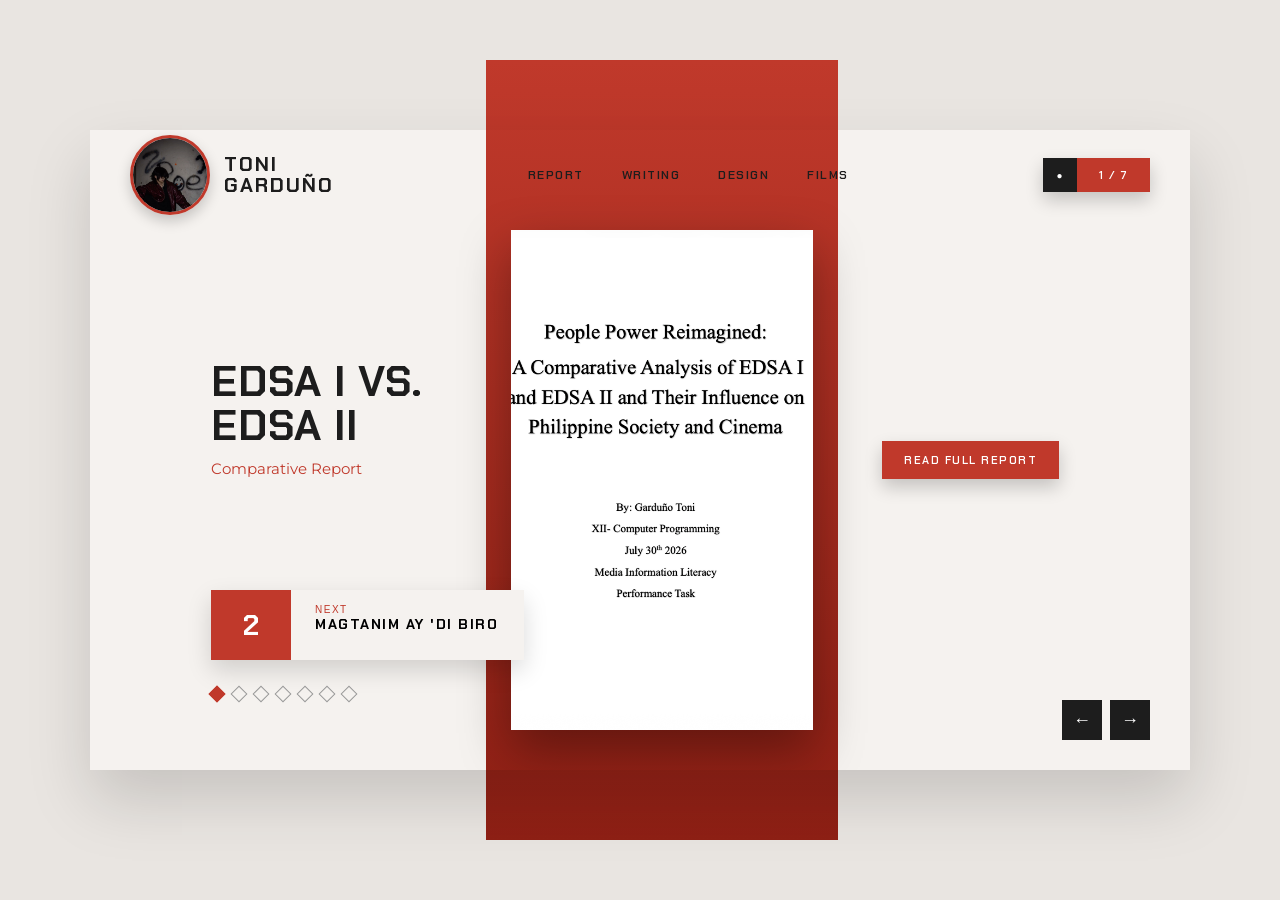
<file: index.html>
<!DOCTYPE html>
<html lang="en">
<head>
  <meta charset="UTF-8">
  <meta name="viewport" content="width=device-width, initial-scale=1.0">
  <title>MIL Portfolio</title>
  <link rel="preconnect" href="https://fonts.googleapis.com">
  <link href="https://fonts.googleapis.com/css2?family=Chakra+Petch:wght@500;600;700&family=Montserrat:wght@400;500;600&display=swap" rel="stylesheet">
  <link rel="stylesheet" href="style.css">
  <style>
    .profile { display: flex; align-items: center; gap: 14px; }
    .profile img {
      width: 80px;
      height: 80px;
      object-fit: cover;
      object-position: top;
      border-radius: 50%;
      border: 3px solid var(--red);
      box-shadow: 0 6px 14px rgba(0,0,0,.2);
    }
    .profile-name {
      display: flex;
      flex-direction: column;
      font-family: var(--font-head);
      font-weight: 700;
      font-size: 20px;
      line-height: 1.05;
      letter-spacing: 2px;
      text-transform: uppercase;
    }
  </style>
</head>
<body>

  <div class="wrap">
    <div class="band"></div>

    <div class="stage">

      <!-- NAVBAR -->
      <header class="nav">
        <div class="profile">
          <img src="images/toni.jpg" alt="Toni Garduño">
          <div class="profile-name">
            <span>Toni</span>
            <span>Garduño</span>
          </div>
        </div>
        <nav>
          <a href="#" data-go="0">Report</a>
          <a href="#" data-go="1">Writing</a>
          <a href="#" data-go="2">Design</a>
          <a href="#" data-go="5">Films</a>
        </nav>
        <div class="counter"><span class="search">&#9679;</span><span id="count" class="btn">1 / 7</span></div>
      </header>

      <!-- 1. COMPARATIVE REPORT -->
      <section class="slide active">
        <div class="left">
          <h1>EDSA I vs. EDSA II</h1>
          <p class="sub">Comparative Report</p>
        </div>
        <div class="center">
          <img src="images/edsa.png" alt="EDSA I vs EDSA II">
        </div>
        <div class="right">
          <button class="read-btn" data-doc="documents/edsa-report.pdf">Read Full Report</button>
        </div>
      </section>

      <!-- 2. REFLECTION -->
      <section class="slide">
        <div class="left">
          <h1>Magtanim ay 'Di Biro</h1>
          <p class="sub">Reflection &middot; Kara David</p>
        </div>
        <div class="center">
          <img src="images/magtanim.png" alt="Magtanim ay Di Biro">
        </div>
        <div class="right"></div>
      </section>

      <!-- 3. ILLUSTRATION -->
      <section class="slide">
        <div class="left">
          <h1>Multo</h1>
          <p class="sub">Illustration &middot; Cup of Joe</p>
        </div>
        <div class="center">
          <img src="images/multo.png" alt="Multo illustration">
        </div>
        <div class="right"></div>
      </section>

      <!-- 4. TYPEFACE -->
      <section class="slide">
        <div class="left">
          <h1>Your Name</h1>
          <p class="sub">Typeface</p>
        </div>
        <div class="center">
          <img src="images/typeface.png" alt="Typeface made from my name">
        </div>
        <div class="right"></div>
      </section>

      <!-- 5. PROCESS DESCRIPTION -->
      <section class="slide">
        <div class="left">
          <h1>Process Description</h1>
          <p class="sub">Step by step</p>
        </div>
        <div class="center">
          <img src="images/process.png" alt="Process description">
        </div>
        <div class="right">
          <button class="read-btn" data-doc="documents/process-description.pdf">Read Full Process</button>
        </div>
      </section>

      <!-- 6. MOVIE REVIEW -->
      <section class="slide">
        <div class="left">
          <h1>Straw</h1>
          <p class="sub">Movie Review</p>
        </div>
        <div class="center">
          <img src="images/straw.png" alt="Straw movie review">
        </div>
        <div class="right">
          <button class="read-btn" data-doc="documents/straw-review.pdf">Read Full Review</button>
        </div>
      </section>

      <!-- 7. MOVIE POSTER -->
      <section class="slide">
        <div class="left">
          <h1>Ang Huling El Bimbo</h1>
          <p class="sub">Movie Poster &middot; The Hit Musical</p>
        </div>
        <div class="center">
          <img src="images/elbimbo.png" alt="Ang Huling El Bimbo movie poster">
        </div>
        <div class="right"></div>
      </section>

      <!-- NEXT CARD + DIAMOND DOTS -->
      <button class="next" id="nextCard" aria-label="Next slide">
        <span class="thumb" id="nextNum">2</span>
        <span class="info"><small>Next</small><strong id="nextTitle">Magtanim ay 'Di Biro</strong></span>
      </button>
      <div class="dots" id="dots"></div>

      <div class="arrows">
        <button id="prev" aria-label="Previous">&#8592;</button>
        <button id="nextBtn" aria-label="Next">&#8594;</button>
      </div>
    </div>
  </div>

  <!-- DOCUMENT VIEWER -->
  <div class="modal" id="modal">
    <div class="modal-box">
      <a class="modal-open" id="docLink" href="#" target="_blank" rel="noopener">Not showing? Open in new tab &#8599;</a>
      <button class="modal-close" id="modalClose" aria-label="Close">&times;</button>
      <iframe id="docFrame" title="Document viewer"></iframe>
    </div>
  </div>

  <script src="script.js"></script>
</body>
</html>
</file>
<file: style.css>
:root {
  --red: #c0392b;
  --red-dark: #8e1f14;
  --cream: #f5f2ef;
  --ink: #1d1d1d;
  --font-head: 'Chakra Petch', sans-serif;
  --font-body: 'Montserrat', sans-serif;
}

* { box-sizing: border-box; margin: 0; padding: 0; }

body {
  background: #e9e5e1;
  font-family: var(--font-body);
  color: var(--ink);
  min-height: 100vh;
  display: flex;
  align-items: center;
  justify-content: center;
}

.wrap {
  position: relative;
  width: min(1100px, 94vw);
  padding: 70px 0;
}

/* Red band that runs behind everything and sticks out top/bottom */
.band {
  position: absolute;
  top: 0;
  bottom: 0;
  left: 36%;
  width: 32%;
  background: linear-gradient(180deg, var(--red), var(--red-dark));
}

.stage {
  position: relative;
  height: 640px;
  overflow: hidden;
  background: linear-gradient(to right, var(--cream) 36%, transparent 36% 68%, var(--cream) 68%);
  box-shadow: 0 30px 60px rgba(0, 0, 0, 0.15);
}

/* ---------- NAV ---------- */
.nav {
  position: absolute;
  top: 0; left: 0; right: 0;
  height: 90px;
  padding: 0 40px;
  display: flex;
  align-items: center;
  justify-content: space-between;
  z-index: 5;
}
.logo {
  font-family: var(--font-head);
  font-weight: 700;
  font-size: 30px;
  letter-spacing: 3px;
}
.nav nav { display: flex; gap: 38px; }
.nav nav a {
  font-family: var(--font-head);
  font-size: 12px;
  font-weight: 600;
  letter-spacing: 1.5px;
  text-transform: uppercase;
  text-decoration: none;
  color: var(--ink);
}
.nav nav a:hover { color: #fff; }
.counter { display: flex; box-shadow: 0 8px 18px rgba(0,0,0,.2); }
.counter .search {
  background: var(--ink);
  color: #fff;
  width: 34px; height: 34px;
  display: grid; place-items: center;
  font-size: 10px;
}
.counter .btn {
  background: var(--red);
  color: #fff;
  font-family: var(--font-head);
  font-size: 11px;
  font-weight: 600;
  letter-spacing: 1.5px;
  padding: 0 22px;
  display: grid; place-items: center;
}

/* ---------- SLIDES ---------- */
.slide {
  position: absolute;
  inset: 0;
  opacity: 0;
  visibility: hidden;
  transition: opacity .6s ease, visibility .6s;
}
.slide.active { opacity: 1; visibility: visible; }

.left {
  position: absolute;
  left: 11%;
  top: 36%;
  width: 26%;
  z-index: 3;
}
.left h1 {
  font-family: var(--font-head);
  font-size: clamp(26px, 3.6vw, 42px);
  line-height: 1.05;
  text-transform: uppercase;
  letter-spacing: 1px;
}
.left .sub { color: var(--red); margin-top: 10px; font-size: 15px; }

.center {
  position: absolute;
  left: 36%;
  width: 32%;
  top: 100px;
  bottom: 40px;
  display: grid;
  place-items: center;
  z-index: 2;
}
.center img,
.placeholder {
  width: 86%;
  height: 100%;
  object-fit: cover;
  filter: drop-shadow(0 20px 25px rgba(0,0,0,.35));
}
.placeholder {
  display: grid;
  place-items: center;
  text-align: center;
  padding: 20px;
  border: 2px dashed rgba(255,255,255,.7);
  background: rgba(0,0,0,.18);
  color: #fff;
  font-family: var(--font-head);
  letter-spacing: 1px;
  text-transform: uppercase;
  font-size: 14px;
}

.right {
  position: absolute;
  left: 72%;
  width: 24%;
  top: 48%;
  z-index: 3;
}
.desc { font-size: 12px; line-height: 1.7; color: #444; margin-bottom: 30px; }
.item { margin-bottom: 22px; }
.item small {
  display: block;
  color: var(--red);
  font-size: 10px;
  letter-spacing: 1.5px;
  text-transform: uppercase;
}
.item strong {
  font-family: var(--font-head);
  font-size: 18px;
  letter-spacing: 1.5px;
  text-transform: uppercase;
}

/* Slide-in animation for the text */
.slide .left, .slide .right { transform: translateY(14px); transition: transform .6s ease; }
.slide.active .left, .slide.active .right { transform: translateY(0); }

/* ---------- NEXT CARD / DOTS / ARROWS ---------- */
.next {
  position: absolute;
  left: 11%;
  bottom: 110px;
  display: flex;
  background: var(--cream);
  border: none;
  box-shadow: 0 10px 25px rgba(0,0,0,.15);
  cursor: pointer;
  text-align: left;
  z-index: 4;
}
.next .thumb {
  width: 80px; height: 70px;
  background: var(--red);
  color: #fff;
  font-family: var(--font-head);
  font-size: 28px;
  font-weight: 700;
  display: grid; place-items: center;
}
.next .info { padding: 14px 26px 0 24px; min-width: 150px; }
.next small { display: block; color: var(--red); font-size: 10px; letter-spacing: 1.5px; text-transform: uppercase; }
.next strong { font-family: var(--font-head); font-size: 14px; letter-spacing: 1.5px; text-transform: uppercase; }

.dots {
  position: absolute;
  left: 11%;
  bottom: 70px;
  display: flex;
  gap: 10px;
  z-index: 4;
}
.dot {
  width: 12px; height: 12px;
  transform: rotate(45deg);
  border: 1px solid #999;
  background: transparent;
  cursor: pointer;
}
.dot.active { background: var(--red); border-color: var(--red); }

.arrows {
  position: absolute;
  right: 40px;
  bottom: 30px;
  display: flex;
  gap: 8px;
  z-index: 4;
}
.arrows button {
  width: 40px; height: 40px;
  border: none;
  background: var(--ink);
  color: #fff;
  font-size: 18px;
  cursor: pointer;
}
.arrows button:hover { background: var(--red); }

/* ---------- READ BUTTON + DOCUMENT VIEWER ---------- */
.read-btn {
  margin-top: 4px;
  background: var(--red);
  color: #fff;
  border: none;
  padding: 12px 22px;
  font-family: var(--font-head);
  font-size: 11px;
  font-weight: 600;
  letter-spacing: 1.5px;
  text-transform: uppercase;
  cursor: pointer;
  box-shadow: 0 8px 18px rgba(0,0,0,.2);
}
.read-btn:hover { background: var(--ink); }

.modal {
  position: fixed;
  inset: 0;
  background: rgba(0,0,0,.75);
  display: none;
  align-items: center;
  justify-content: center;
  z-index: 100;
}
.modal.open { display: flex; }
.modal-box {
  position: relative;
  width: min(900px, 94vw);
  height: 90vh;
  background: #fff;
}
.modal-box iframe { width: 100%; height: 100%; border: none; }
.modal-open {
  position: absolute;
  top: -30px; left: 0;
  color: #fff;
  font-size: 12px;
  text-decoration: underline;
}
.modal-close {
  position: absolute;
  top: -16px; right: -16px;
  width: 36px; height: 36px;
  border: none;
  border-radius: 50%;
  background: var(--red);
  color: #fff;
  font-size: 22px;
  cursor: pointer;
  z-index: 2;
}

/* ---------- MOBILE ---------- */
@media (max-width: 800px) {
  .wrap { padding: 20px 0; }
  .band { left: 0; width: 100%; height: 330px; bottom: auto; top: 0; }
  .stage {
    height: 920px;
    background: linear-gradient(to bottom, transparent 330px, var(--cream) 330px);
  }
  .nav { height: 70px; padding: 0 16px; }
  .nav nav { display: none; }
  .center { left: 0; width: 100%; top: 70px; bottom: auto; height: 250px; }
  .center img, .placeholder { width: 60%; }
  .left { left: 8%; width: 84%; top: 350px; }
  .right { left: 8%; width: 84%; top: 520px; }
  .desc { margin-bottom: 14px; }
  .item { margin-bottom: 12px; }
  .next { left: 8%; bottom: 40px; }
  .dots { left: 8%; bottom: 14px; }
  .arrows { right: 16px; bottom: 40px; }
}
</file>
